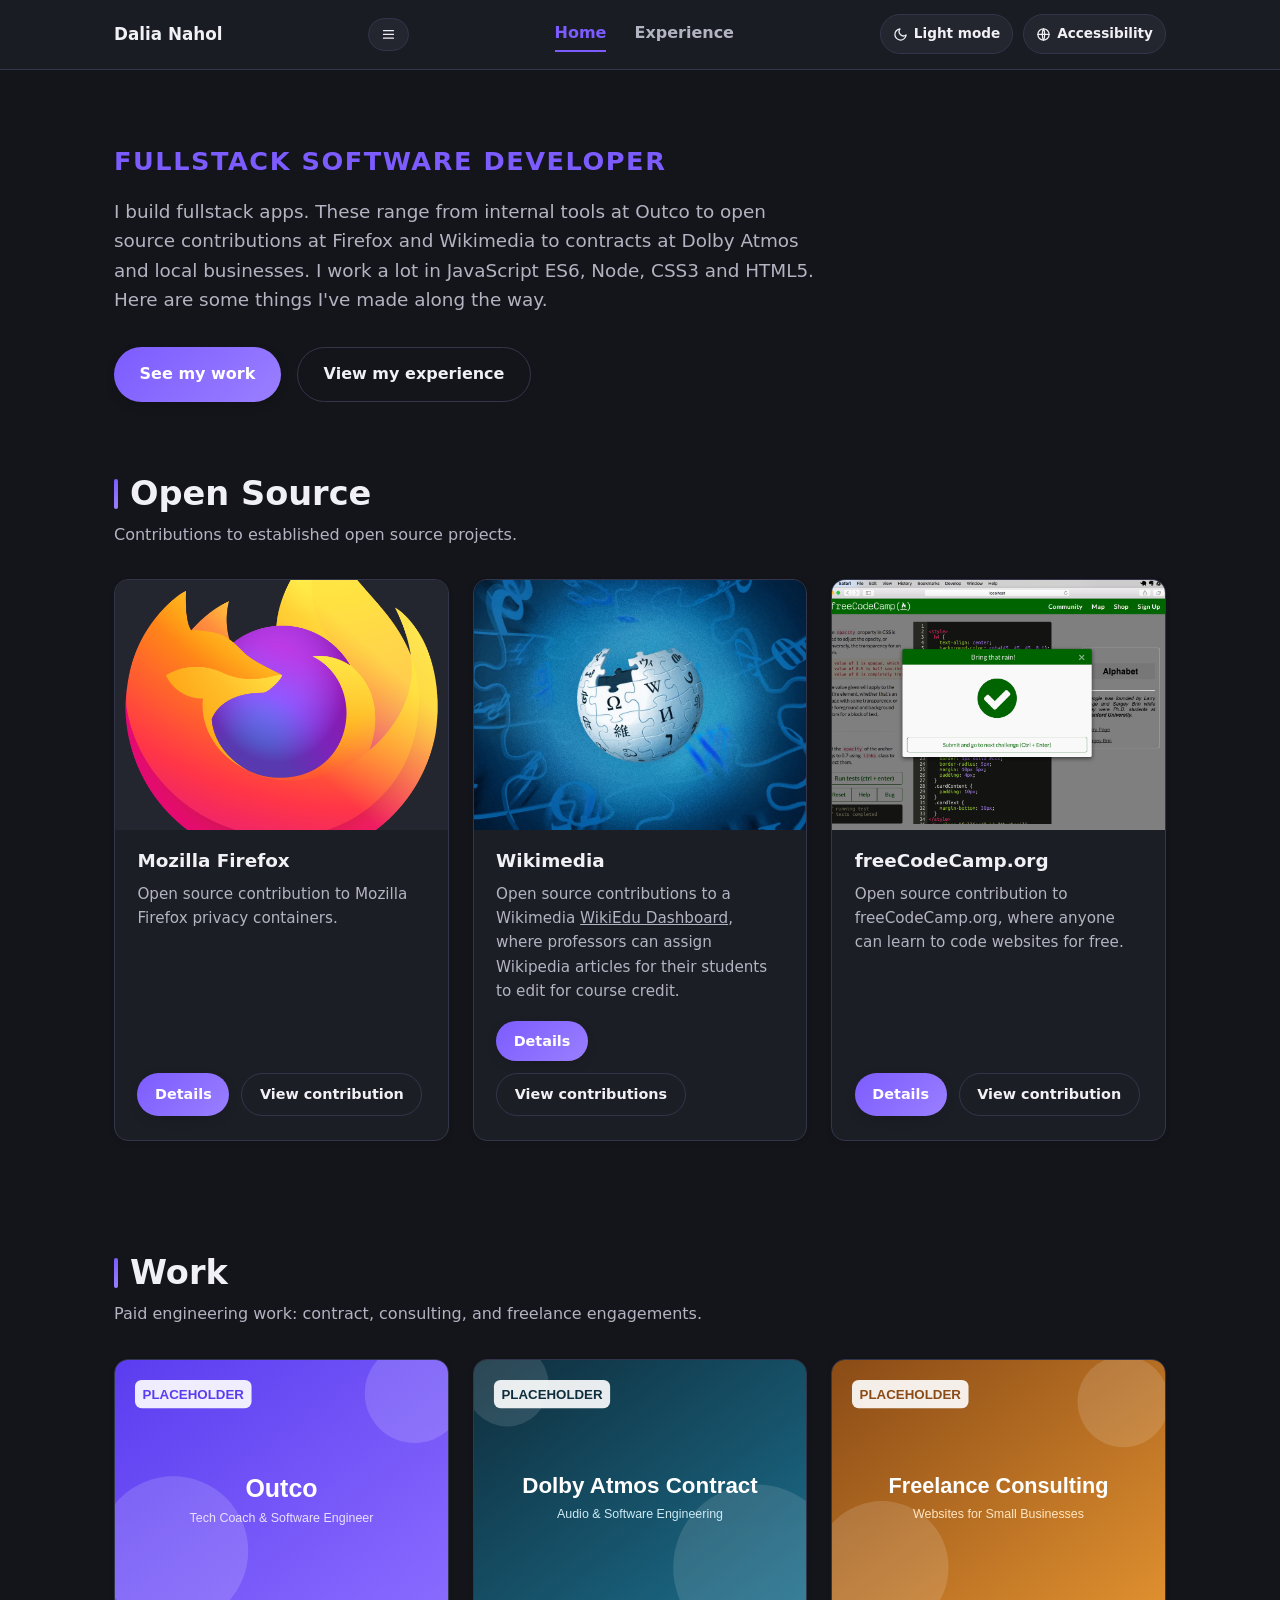
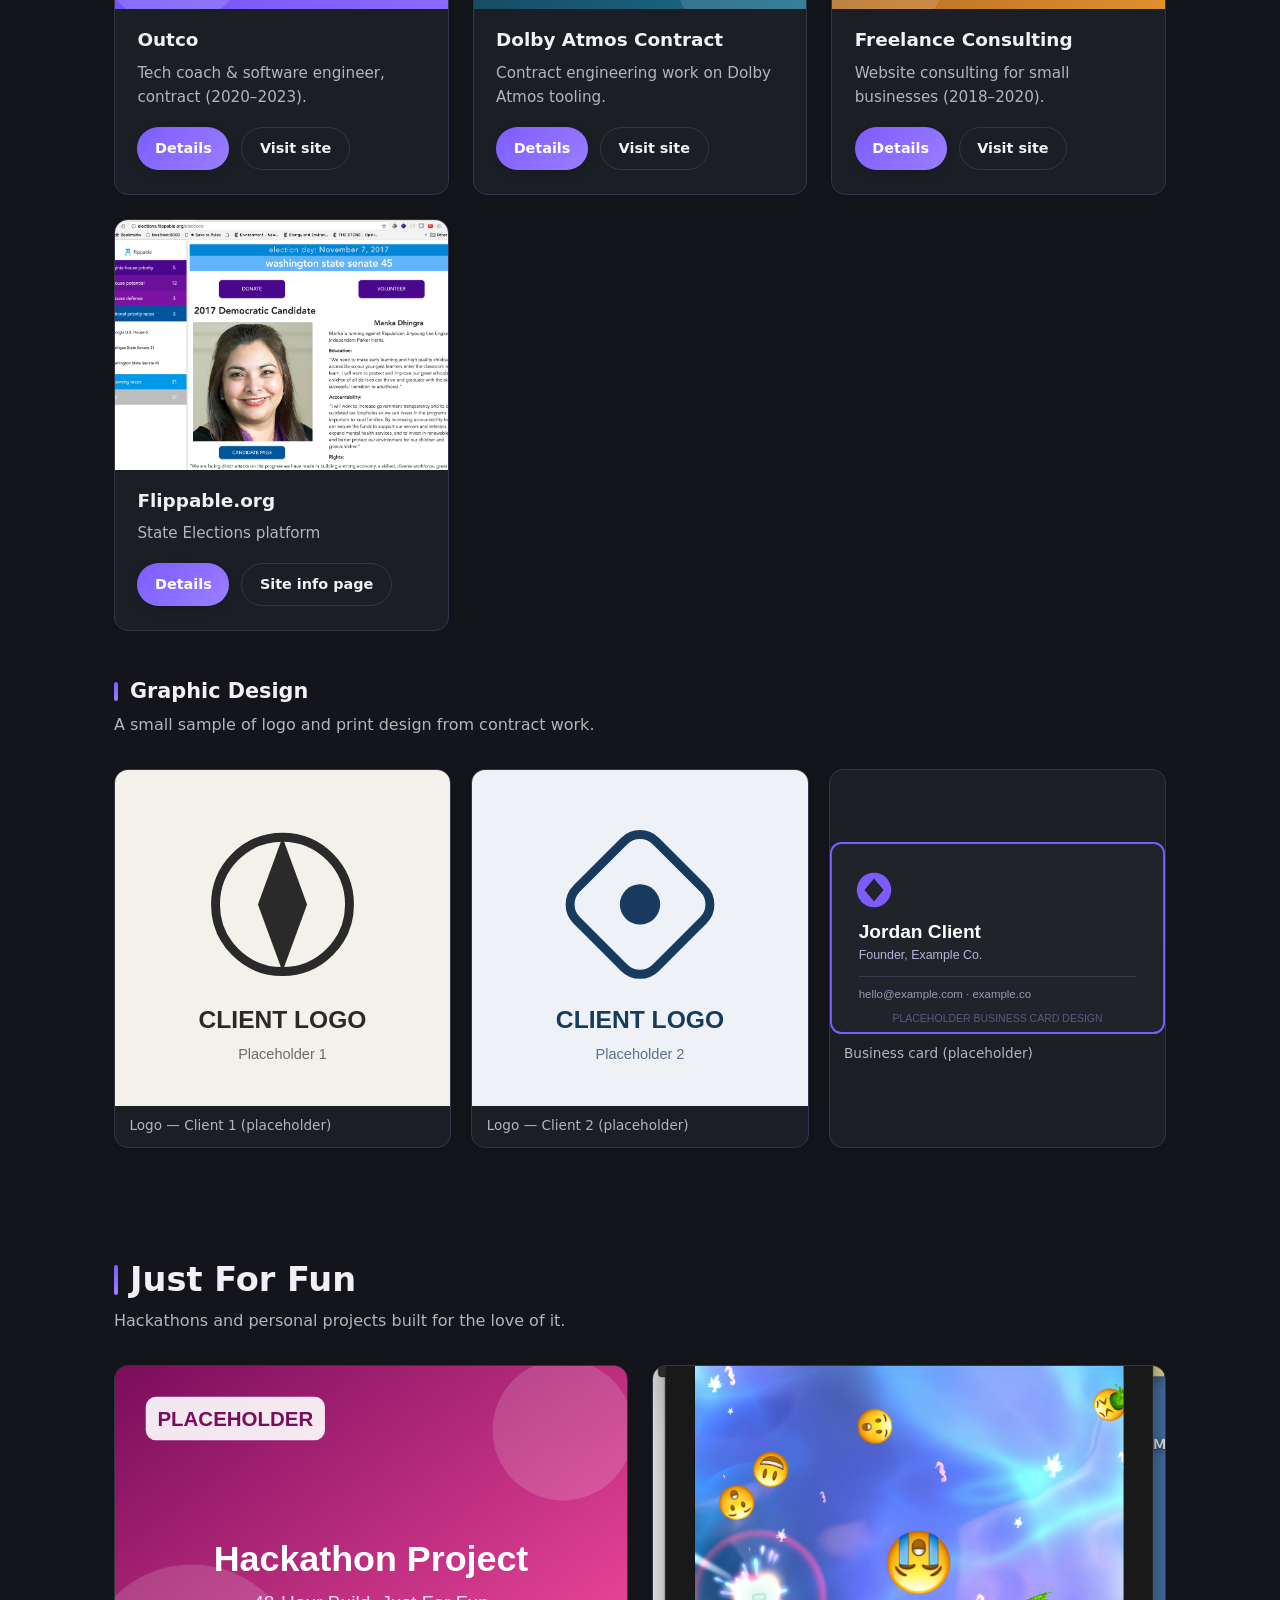
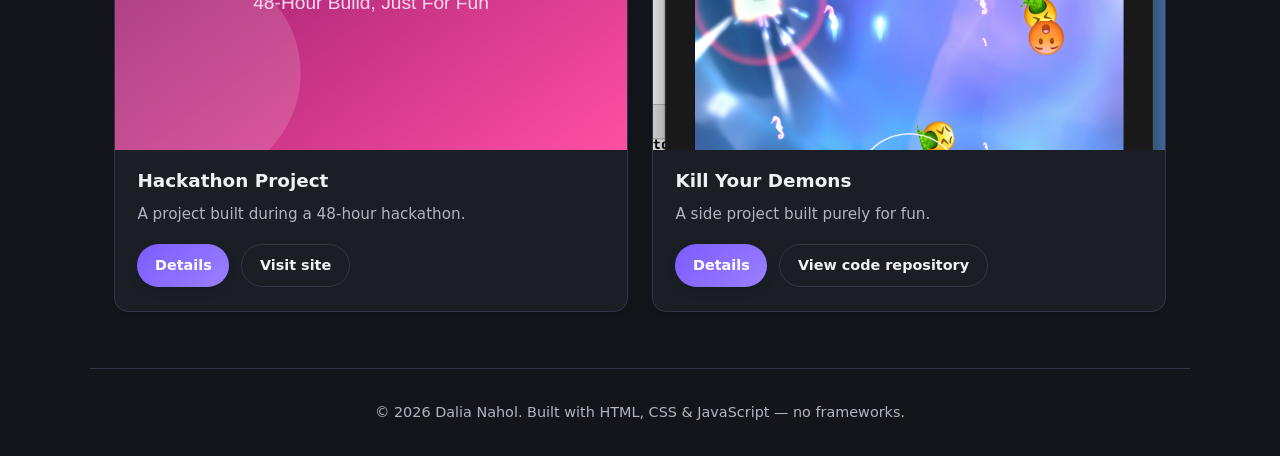
<file: index.html>
<!doctype html>
<html lang="en">
<head>
<meta charset="utf-8">
<meta name="viewport" content="width=device-width, initial-scale=1">
<title>Dalia Nahol — Software Developer Portfolio</title>
<meta name="description" content="Portfolio of Dalia Nahol: a nonlinear path through self-taught coding, bootcamp, nonprofit and volunteer work, freelance consulting, and contract engineering.">
<link rel="icon" href="assets/images/favicon.svg" type="image/svg+xml">
<link rel="stylesheet" href="css/styles.css">
<script>
  (function () {
    try {
      var theme = window.localStorage.getItem("theme");
      if (theme === "light") document.documentElement.setAttribute("data-theme", "light");
      var a11y = window.localStorage.getItem("a11y");
      if (a11y === "true") document.documentElement.setAttribute("data-a11y", "true");
    } catch (e) { /* localStorage unavailable; default dark theme applies */ }
  })();
</script>
</head>
<body>
<a class="skip-link" href="#main">Skip to main content</a>

<header class="site-header">
  <div class="container header-inner">
    <a class="brand" href="index.html">
      Dalia Nahol
    </a>

    <button class="icon-btn nav-toggle" type="button" data-nav-toggle aria-expanded="false" aria-controls="main-nav">
      <svg class="icon" viewBox="0 0 24 24" fill="none" stroke="currentColor" stroke-width="2" aria-hidden="true">
        <path d="M4 6h16M4 12h16M4 18h16" stroke-linecap="round"/>
      </svg>
      <span class="visually-hidden">Menu</span>
    </button>

    <nav class="main-nav" id="main-nav" data-main-nav aria-label="Primary">
      <a href="index.html" aria-current="page">Home</a>
      <a href="experience.html">Experience</a>
    </nav>

    <div class="header-controls">
      <button class="icon-btn" type="button" data-theme-toggle aria-pressed="false" aria-label="Toggle light and dark theme">
        <svg class="icon" viewBox="0 0 24 24" fill="none" stroke="currentColor" stroke-width="2" aria-hidden="true">
          <path d="M21 12.79A9 9 0 1 1 11.21 3 7 7 0 0 0 21 12.79Z" stroke-linejoin="round"/>
        </svg>
        <span class="icon-btn-label" data-theme-label>Light mode</span>
      </button>
      <button class="icon-btn" type="button" data-a11y-toggle aria-pressed="false" aria-label="Toggle accessibility mode">
        <svg class="icon" viewBox="0 0 24 24" fill="none" stroke="currentColor" stroke-width="2" aria-hidden="true">
          <circle cx="12" cy="12" r="9"/>
          <path d="M3 12h18M12 3c2.5 3 2.5 15 0 18M12 3c-2.5 3-2.5 15 0 18" stroke-linecap="round"/>
        </svg>
        <span class="icon-btn-label">Accessibility</span>
      </button>
    </div>
  </div>
</header>

<main id="main">
  <section class="hero container">
    <h1 class="hero-eyebrow">Fullstack Software Developer</h1>
    <p class="lede">
      I build fullstack apps. These range from internal tools at Outco to open source
      contributions at Firefox and Wikimedia to contracts at Dolby Atmos and local businesses. I work a lot in JavaScript ES6, Node, CSS3 and HTML5. Here are some things I've made along the way.
    </p>
    <div class="hero-ctas">
      <a class="btn btn-primary" href="#work">See my work</a>
      <a class="btn btn-secondary" href="experience.html">View my experience</a>
    </div>
  </section>

  <!-- ========================== OPEN SOURCE ========================== -->
  <section id="open-source" class="container reveal" tabindex="-1">
    <h2 class="section-title">Open Source</h2>
    <p class="section-intro">Contributions to established open source projects.</p>

    <div class="card-grid">
      <article class="card">
        <img class="card-thumb" src="assets/images/os-firefox.webp" alt="Placeholder thumbnail for Mozilla Firefox contribution">
        <div class="card-body">
          <h3>Mozilla Firefox</h3>
          <p class="card-caption">Open source contribution to Mozilla Firefox privacy containers.</p>
          <div class="card-actions">
            <button class="btn btn-primary" type="button" data-modal-content="modal-firefox">Details</button>
            <a class="btn btn-secondary" href="https://github.com/mozilla/multi-account-containers/issues?q=is%3Aissue%20involves%3A%40dnahol" target="_blank" rel="noopener">View contribution</a>
          </div>
        </div>
      </article>
      <template id="modal-firefox">
        <h2 id="modal-title">Mozilla Firefox</h2>
        <figure class="modal-media">
          <img src="assets/images/os-firefox_keyboardnav.gif" alt="Placeholder screenshot of Firefox contribution">
        </figure>
        <p>Added keyboard navigation feature to Mozilla Firefox browser multiaccount privacy containers extension.</p>
        <a class="modal-link" href="https://github.com/mozilla/multi-account-containers/pull/1524" target="_blank" rel="noopener">View pull request →</a>
      </template>

      <article class="card">
        <img class="card-thumb" src="assets/images/os-wikimedia_logo.webp" alt="Placeholder thumbnail for Wikimedia contribution">
        <div class="card-body">
          <h3>Wikimedia</h3>
          <p class="card-caption">Open source contributions to a Wikimedia <a href="https://dashboard.wikiedu.org/explore" target="_blank" rel="noopener">WikiEdu Dashboard</a>, where professors can assign Wikipedia articles for their students to edit for course credit.</p>
          <div class="card-actions">
            <button class="btn btn-primary" type="button" data-modal-content="modal-wikimedia">Details</button>
            <a class="btn btn-secondary" href="https://github.com/mozilla/multi-account-containers/issues?q=is%3Aissue%20involves%3A%40dnahol" target="_blank" rel="noopener">View contributions</a>
          </div>
        </div>
      </article>
      <template id="modal-wikimedia">
        <h2 id="modal-title">Wikimedia</h2>
        <figure class="modal-media">
          <img src="assets/images/os-wikimedia.png" alt="Placeholder screenshot of Wikimedia contribution">
        </figure>
        <p>Helped port the Wikimedia Foundation's <a href="https://dashboard.wikiedu.org/explore" target="_blank" rel="noopener">WikiEdu Dashboard</a> from a Ruby frontend to an updated React frontend. I found and contributed to the discussion and solution of a series of issues in the project repository.  authoring a series of pull requests.</p>
        <a class="modal-link" href="https://github.com/pulls/authored?q=is%3Apr+is%3Amerged+author%3A%40dnahol+sort%3Aupdated-desc+repo%3AWikiEducationFoundation%2FWikiEduDashboard+" target="_blank" rel="noopener">View pull requests →</a>
      </template>

      <article class="card">
        <img class="card-thumb" src="assets/images/os-freecodecamp.png" alt="Placeholder thumbnail for freeCodeCamp.org contribution">
        <div class="card-body">
          <h3>freeCodeCamp.org</h3>
          <p class="card-caption">Open source contribution to freeCodeCamp.org, where anyone can learn to code websites for free.</p>
          <div class="card-actions">
            <button class="btn btn-primary" type="button" data-modal-content="modal-fcc">Details</button>
            <a class="btn btn-secondary" href="https://github.com/freeCodeCamp/freeCodeCamp/pull/13081" target="_blank" rel="noopener">View contribution</a>
          </div>
        </div>
      </article>
      <template id="modal-fcc">
        <h2 id="modal-title">freeCodeCamp.org</h2>
        <figure class="modal-media">
          <img src="assets/images/os-freecodecamp.png" alt="Placeholder screenshot of freeCodeCamp.org contribution">
        </figure>
        <p>Made challenge test in Applied Visual Design cross-browser compatible with Safari browser.</p>

        <figure class="modal-media">
          <img src="assets/images/os-freecodecamp_before.png" alt="freeCodeCamp Applied Visual Design challenge test before the Safari compatibility fix">
          <figcaption>Before the fix</figcaption>
        </figure>
        <a class="modal-link" href="https://github.com/freeCodeCamp/freeCodeCamp/pull/13081" target="_blank" rel="noopener">View pull request →</a>
      </template>
    </div>
  </section>

  <!-- ============================== WORK ============================== -->
  <section id="work" class="container reveal" tabindex="-1">
    <h2 class="section-title">Work</h2>
    <p class="section-intro">Paid engineering work: contract, consulting, and freelance engagements.</p>

    <div class="card-grid">
      <!-- Outco -->
      <article class="card">
        <img class="card-thumb" src="assets/images/work-outco.svg" alt="Placeholder thumbnail for the Outco project">
        <div class="card-body">
          <h3>Outco</h3>
          <p class="card-caption">Tech coach &amp; software engineer, contract (2020–2023).</p>
          <div class="card-actions">
            <button class="btn btn-primary" type="button" data-modal-content="modal-outco">Details</button>
            <a class="btn btn-secondary" href="#" rel="noopener">Visit site</a>
          </div>
        </div>
      </article>
      <template id="modal-outco">
        <h2 id="modal-title">Outco</h2>
        <figure class="modal-media">
          <img src="assets/images/work-outco.svg" alt="Placeholder screenshot of Outco work">
        </figure>
        <p>PLACEHOLDER — replace with a real description: what you built or coached, the stack, and the
          outcome of your contract as tech coach &amp; software engineer at Outco (2020–2023).</p>
        <p class="modal-embed-note">GIF / video walkthrough placeholder</p>
        <a class="modal-link" href="#" rel="noopener">View live site →</a>
      </template>

      <!-- Dolby Atmos -->
      <article class="card">
        <img class="card-thumb" src="assets/images/work-dolby.svg" alt="Placeholder thumbnail for the Dolby Atmos contract">
        <div class="card-body">
          <h3>Dolby Atmos Contract</h3>
          <p class="card-caption">Contract engineering work on Dolby Atmos tooling.</p>
          <div class="card-actions">
            <button class="btn btn-primary" type="button" data-modal-content="modal-dolby">Details</button>
            <a class="btn btn-secondary" href="#" rel="noopener">Visit site</a>
          </div>
        </div>
      </article>
      <template id="modal-dolby">
        <h2 id="modal-title">Dolby Atmos Contract</h2>
        <figure class="modal-media">
          <img src="assets/images/work-dolby.svg" alt="Placeholder screenshot of Dolby Atmos contract work">
        </figure>
        <p>PLACEHOLDER — replace with a real description of the scope, stack, and outcome of the
          Dolby Atmos contract.</p>
        <p class="modal-embed-note">GIF / video walkthrough placeholder</p>
        <a class="modal-link" href="#" rel="noopener">View live site →</a>
      </template>

      <!-- Freelance -->
      <article class="card">
        <img class="card-thumb" src="assets/images/work-freelance.svg" alt="Placeholder thumbnail for freelance consulting work">
        <div class="card-body">
          <h3>Freelance Consulting</h3>
          <p class="card-caption">Website consulting for small businesses (2018–2020).</p>
          <div class="card-actions">
            <button class="btn btn-primary" type="button" data-modal-content="modal-freelance">Details</button>
            <a class="btn btn-secondary" href="#" rel="noopener">Visit site</a>
          </div>
        </div>
      </article>
      <template id="modal-freelance">
        <h2 id="modal-title">Freelance Consulting</h2>
        <figure class="modal-media">
          <img src="assets/images/work-freelance.svg" alt="Placeholder screenshot of freelance consulting work">
        </figure>
        <p>PLACEHOLDER — replace with a real description of the small businesses you consulted for
          and the websites you built or improved between 2018 and 2020.</p>
        <p class="modal-embed-note">GIF / video walkthrough placeholder</p>
        <a class="modal-link" href="#" rel="noopener">View live site →</a>
      </template>

      <!-- Flippable -->
      <article class="card">
        <img class="card-thumb" src="assets/images/work-flippable.png" alt="Placeholder thumbnail for Flippable.org">
        <div class="card-body">
          <h3>Flippable.org</h3>
          <p class="card-caption">State Elections platform</p>
          <div class="card-actions">
            <button class="btn btn-primary" type="button" data-modal-content="modal-flippable">Details</button>
            <a class="btn btn-secondary" href="https://wellfound.com/projects/545935-elections-platform-for-flippable-org?src=user_profile" target="_blank" rel="noopener">Site info page</a>
          </div>
        </div>
      </article>
      <template id="modal-flippable">
        <h2 id="modal-title">Flippable.org</h2>
        <figure class="modal-media">
          <img src="assets/images/work-flippable.png" alt="Placeholder screenshot of Flippable.org work">
        </figure>
        <p>Created frontend for Flippable's Campaign Platform web application. This product launch helped Flippable receive funding that year and later merge with larger partner, Swing Left.</p>
        <a class="modal-link" href="https://wellfound.com/projects/545935-elections-platform-for-flippable-org?src=user_profile" target="_blank" rel="noopener">Site info page →</a>
      </template>
    </div>

    <!-- Graphic design gallery, appended to the end of Work -->
    <div style="margin-top: 3rem;">
      <h3 class="section-title" style="font-size: 1.3rem;">Graphic Design</h3>
      <p class="section-intro">A small sample of logo and print design from contract work.</p>
      <div class="gallery-grid">
        <button class="gallery-item" type="button" data-modal-content="modal-logo1">
          <img src="assets/images/logo-1.svg" alt="Placeholder logo design 1, click to enlarge">
          <span class="gallery-caption">Logo — Client 1 (placeholder)</span>
        </button>
        <template id="modal-logo1">
          <h2 id="modal-title">Logo — Client 1</h2>
          <figure class="modal-media">
            <img src="assets/images/logo-1.svg" alt="Placeholder logo design 1">
          </figure>
          <p>PLACEHOLDER — replace with the real logo image and a short caption about the client and brief.</p>
        </template>

        <button class="gallery-item" type="button" data-modal-content="modal-logo2">
          <img src="assets/images/logo-2.svg" alt="Placeholder logo design 2, click to enlarge">
          <span class="gallery-caption">Logo — Client 2 (placeholder)</span>
        </button>
        <template id="modal-logo2">
          <h2 id="modal-title">Logo — Client 2</h2>
          <figure class="modal-media">
            <img src="assets/images/logo-2.svg" alt="Placeholder logo design 2">
          </figure>
          <p>PLACEHOLDER — replace with the real logo image and a short caption about the client and brief.</p>
        </template>

        <button class="gallery-item" type="button" data-modal-content="modal-card">
          <img src="assets/images/business-card.svg" alt="Placeholder business card design, click to enlarge">
          <span class="gallery-caption">Business card (placeholder)</span>
        </button>
        <template id="modal-card">
          <h2 id="modal-title">Business Card</h2>
          <figure class="modal-media">
            <img src="assets/images/business-card.svg" alt="Placeholder business card design">
          </figure>
          <p>PLACEHOLDER — replace with the real business card design and a short caption about the client.</p>
        </template>
      </div>
    </div>
  </section>

  <!-- ========================== JUST FOR FUN ========================== -->
  <section id="just-for-fun" class="container reveal" tabindex="-1">
    <h2 class="section-title">Just For Fun</h2>
    <p class="section-intro">Hackathons and personal projects built for the love of it.</p>

    <div class="card-grid">
      <article class="card">
        <img class="card-thumb" src="assets/images/fun-hackathon.svg" alt="Placeholder thumbnail for a hackathon project">
        <div class="card-body">
          <h3>Hackathon Project</h3>
          <p class="card-caption">A project built during a 48-hour hackathon.</p>
          <div class="card-actions">
            <button class="btn btn-primary" type="button" data-modal-content="modal-hackathon">Details</button>
            <a class="btn btn-secondary" href="#" rel="noopener">Visit site</a>
          </div>
        </div>
      </article>
      <template id="modal-hackathon">
        <h2 id="modal-title">Hackathon Project</h2>
        <figure class="modal-media">
          <img src="assets/images/fun-hackathon.svg" alt="Placeholder screenshot of hackathon project">
        </figure>
        <p>PLACEHOLDER — replace with a real description of the hackathon, the team, and what you built.</p>
        <p class="modal-embed-note">YouTube demo video placeholder</p>
        <a class="modal-link" href="#" rel="noopener">View live site →</a>
      </template>

      <article class="card">
        <img class="card-thumb" src="assets/images/fun-personal.png" alt="Placeholder thumbnail for a personal project">
        <div class="card-body">
          <h3>Kill Your Demons</h3>
          <p class="card-caption">A side project built purely for fun.</p>
          <div class="card-actions">
            <button class="btn btn-primary" type="button" data-modal-content="modal-personal">Details</button>
            <a class="btn btn-secondary" href="https://github.com/dnahol/KillYourDemons/blob/master/README.md" target="_blank" rel="noopener">View code repository</a>
          </div>
        </div>
      </article>
      <template id="modal-personal">
        <h2 id="modal-title">Kill Your Demons</h2>
        <figure class="modal-media">
          <img src="assets/images/fun-personal.png" alt="Placeholder screenshot of personal project">
        </figure>
        <p>Mobile meditation game for shooting at your scary feelings- then facing them in an interactive and fun way! Demoed at Bay Area Women in Games.</p>
        <a class="modal-link" href="https://github.com/dnahol/KillYourDemons/blob/master/README.md" target="_blank" rel="noopener">View code repository →</a>
      </template>
    </div>
  </section>
</main>

<footer class="site-footer container">
  <p>© 2026 Dalia Nahol. Built with HTML, CSS &amp; JavaScript — no frameworks.</p>
</footer>

<div class="modal-overlay" data-modal-overlay hidden role="dialog" aria-modal="true" aria-labelledby="modal-title">
  <div class="modal">
    <button class="icon-btn modal-close" type="button" data-modal-close aria-label="Close dialog">
      <svg class="icon" viewBox="0 0 24 24" fill="none" stroke="currentColor" stroke-width="2" aria-hidden="true">
        <path d="M6 6l12 12M18 6L6 18" stroke-linecap="round"/>
      </svg>
    </button>
    <div class="modal-body" data-modal-body></div>
  </div>
</div>

<script src="js/main.js" defer></script>
</body>
</html>
</file>
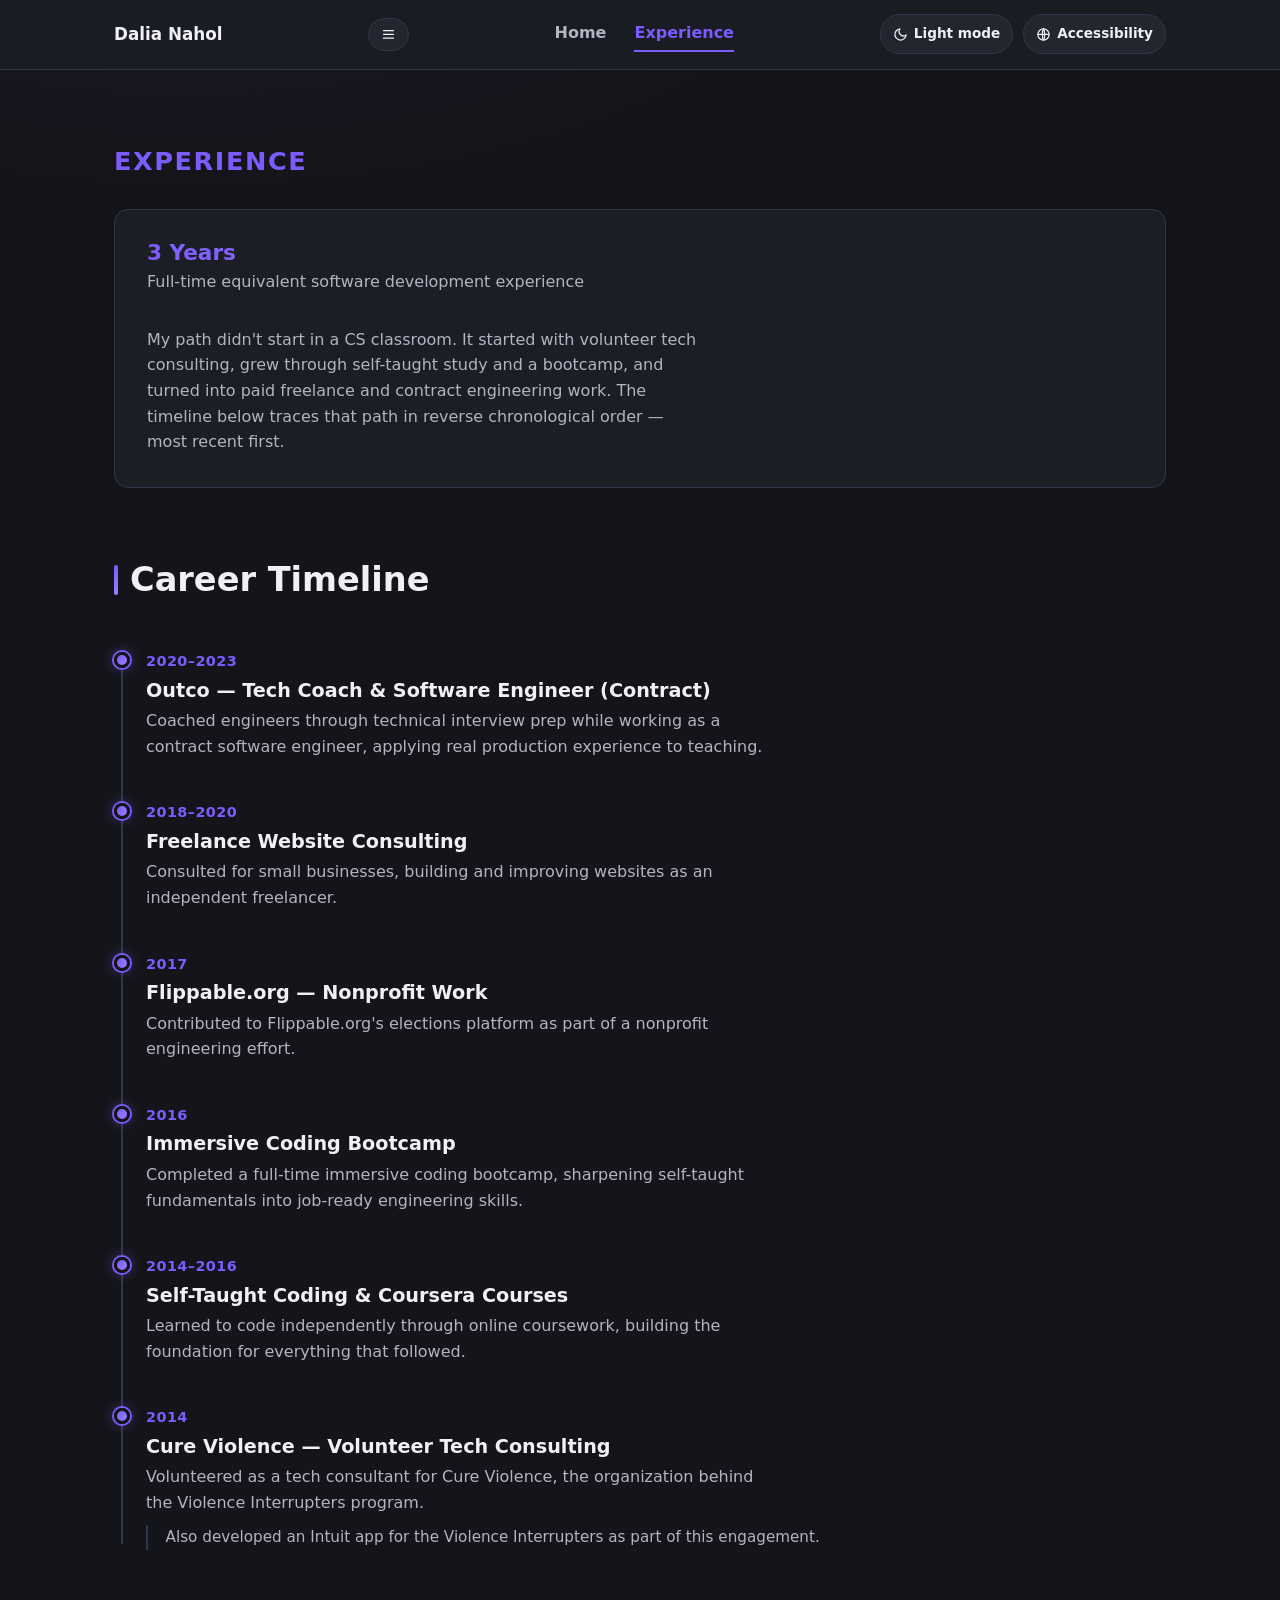
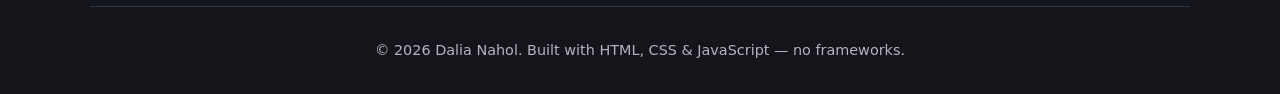
<file: experience.html>
<!doctype html>
<html lang="en">
<head>
<meta charset="utf-8">
<meta name="viewport" content="width=device-width, initial-scale=1">
<title>Experience — Dalia Nahol</title>
<meta name="description" content="Career timeline for Dalia Nahol: 3 years of full-time equivalent software development experience across nonprofit, freelance, and contract work.">
<link rel="icon" href="assets/images/favicon.svg" type="image/svg+xml">
<link rel="stylesheet" href="css/styles.css">
<script>
  (function () {
    try {
      var theme = window.localStorage.getItem("theme");
      if (theme === "light") document.documentElement.setAttribute("data-theme", "light");
      var a11y = window.localStorage.getItem("a11y");
      if (a11y === "true") document.documentElement.setAttribute("data-a11y", "true");
    } catch (e) { /* localStorage unavailable; default dark theme applies */ }
  })();
</script>
</head>
<body>
<a class="skip-link" href="#main">Skip to main content</a>

<header class="site-header">
  <div class="container header-inner">
    <a class="brand" href="index.html">
      Dalia Nahol
    </a>

    <button class="icon-btn nav-toggle" type="button" data-nav-toggle aria-expanded="false" aria-controls="main-nav">
      <svg class="icon" viewBox="0 0 24 24" fill="none" stroke="currentColor" stroke-width="2" aria-hidden="true">
        <path d="M4 6h16M4 12h16M4 18h16" stroke-linecap="round"/>
      </svg>
      <span class="visually-hidden">Menu</span>
    </button>

    <nav class="main-nav" id="main-nav" data-main-nav aria-label="Primary">
      <a href="index.html">Home</a>
      <a href="experience.html" aria-current="page">Experience</a>
    </nav>

    <div class="header-controls">
      <button class="icon-btn" type="button" data-theme-toggle aria-pressed="false" aria-label="Toggle light and dark theme">
        <svg class="icon" viewBox="0 0 24 24" fill="none" stroke="currentColor" stroke-width="2" aria-hidden="true">
          <path d="M21 12.79A9 9 0 1 1 11.21 3 7 7 0 0 0 21 12.79Z" stroke-linejoin="round"/>
        </svg>
        <span class="icon-btn-label" data-theme-label>Light mode</span>
      </button>
      <button class="icon-btn" type="button" data-a11y-toggle aria-pressed="false" aria-label="Toggle accessibility mode">
        <svg class="icon" viewBox="0 0 24 24" fill="none" stroke="currentColor" stroke-width="2" aria-hidden="true">
          <circle cx="12" cy="12" r="9"/>
          <path d="M3 12h18M12 3c2.5 3 2.5 15 0 18M12 3c-2.5 3-2.5 15 0 18" stroke-linecap="round"/>
        </svg>
        <span class="icon-btn-label">Accessibility</span>
      </button>
    </div>
  </div>
</header>

<main id="main">
  <section class="hero container">
    <h1 class="hero-eyebrow">Experience</h1>

    <div class="summary-card reveal" style="margin-top: 2rem;">
      <div>
        <div class="summary-stat">3 Years</div>
        <div class="summary-stat-label">Full-time equivalent software development experience</div>
      </div>
      <p class="summary-text">
        My path didn't start in a CS classroom. It started with volunteer tech consulting, grew through
        self-taught study and a bootcamp, and turned into paid freelance and contract engineering work.
        The timeline below traces that path in reverse chronological order — most recent first.
      </p>
    </div>
  </section>

  <section class="container">
    <h2 class="section-title">Career Timeline</h2>
    <ol class="timeline">
      <li class="timeline-item reveal">
        <span class="timeline-date">2020–2023</span>
        <h3>Outco — Tech Coach &amp; Software Engineer (Contract)</h3>
        <p>Coached engineers through technical interview prep while working as a contract software
          engineer, applying real production experience to teaching.</p>
      </li>

      <li class="timeline-item reveal">
        <span class="timeline-date">2018–2020</span>
        <h3>Freelance Website Consulting</h3>
        <p>Consulted for small businesses, building and improving websites as an independent freelancer.</p>
      </li>

      <li class="timeline-item reveal">
        <span class="timeline-date">2017</span>
        <h3>Flippable.org — Nonprofit Work</h3>
        <p>Contributed to Flippable.org's elections platform as part of a nonprofit engineering effort.</p>
      </li>

      <li class="timeline-item reveal">
        <span class="timeline-date">2016</span>
        <h3>Immersive Coding Bootcamp</h3>
        <p>Completed a full-time immersive coding bootcamp, sharpening self-taught fundamentals into
          job-ready engineering skills.</p>
      </li>

      <li class="timeline-item reveal">
        <span class="timeline-date">2014–2016</span>
        <h3>Self-Taught Coding &amp; Coursera Courses</h3>
        <p>Learned to code independently through online coursework, building the foundation for
          everything that followed.</p>
      </li>

      <li class="timeline-item reveal">
        <span class="timeline-date">2014</span>
        <h3>Cure Violence — Volunteer Tech Consulting</h3>
        <p>Volunteered as a tech consultant for Cure Violence, the organization behind the Violence
          Interrupters program.</p>
        <div class="timeline-sub">Also developed an Intuit app for the Violence Interrupters as part of this engagement.</div>
      </li>
    </ol>
  </section>
</main>

<footer class="site-footer container">
  <p>© 2026 Dalia Nahol. Built with HTML, CSS &amp; JavaScript — no frameworks.</p>
</footer>

<script src="js/main.js" defer></script>
</body>
</html>
</file>
<file: css/styles.css>
/* ==========================================================================
   Reset & base
   ========================================================================== */
*,
*::before,
*::after {
  box-sizing: border-box;
}

html {
  -webkit-text-size-adjust: 100%;
  text-size-adjust: 100%;
  scroll-behavior: smooth;
  overflow-x: hidden;
}

body,
h1,
h2,
h3,
p,
ul,
ol,
figure,
blockquote {
  margin: 0;
}

ul,
ol {
  padding: 0;
  list-style: none;
}

img,
svg {
  display: block;
  max-width: 100%;
}

button {
  font: inherit;
  color: inherit;
  background: none;
  border: 0;
  cursor: pointer;
}

a {
  color: inherit;
}

/* ==========================================================================
   Theme tokens
   Default (no attributes) = dark theme. [data-theme="light"] overrides.
   [data-a11y="true"] overrides again with a high-contrast palette + larger type.
   ========================================================================== */
:root {
  --bg: #14151a;
  --bg-elevated: #1c1e26;
  --bg-elevated-2: #23262f;
  --text: #f1f0f5;
  --text-muted: #b4b3c2;
  --border: #33364a;
  --accent: #7c5cff;
  --accent-hover: #9a7fff;
  --accent-text: #ffffff;
  --focus-ring: #ffd166;
  --shadow: rgba(0, 0, 0, 0.45);

  --font-body: "Segoe UI", system-ui, -apple-system, Roboto, Helvetica, Arial, sans-serif;
  --base-font-size: 16px;
  --line-height: 1.6;
  --border-width: 1px;
  --radius: 14px;

  --dur-fast: 150ms;
  --dur-med: 260ms;
  --dur-slow: 420ms;
  --ease: cubic-bezier(0.4, 0, 0.2, 1);
}

html[data-theme="light"] {
  --bg: #f7f7fb;
  --bg-elevated: #ffffff;
  --bg-elevated-2: #eeedf6;
  --text: #1b1c22;
  --text-muted: #55566b;
  --border: #dcdbe6;
  --accent: #5b3df0;
  --accent-hover: #4a2fd6;
  --accent-text: #ffffff;
  --focus-ring: #5b3df0;
  --shadow: rgba(20, 20, 40, 0.12);
}

html[data-a11y="true"] {
  --bg: #000000;
  --bg-elevated: #0d0d0d;
  --bg-elevated-2: #161616;
  --text: #ffffff;
  --text-muted: #f0f0f0;
  --border: #ffffff;
  --accent: #ffd166;
  --accent-hover: #ffe08a;
  --accent-text: #000000;
  --focus-ring: #00e5ff;
  --border-width: 2px;
  --base-font-size: 19px;
  --line-height: 1.75;
}

html[data-theme="light"][data-a11y="true"] {
  --bg: #ffffff;
  --bg-elevated: #ffffff;
  --bg-elevated-2: #f0f0f0;
  --text: #000000;
  --text-muted: #1a1a1a;
  --border: #000000;
  --accent: #2a1a99;
  --accent-hover: #1c0f7a;
  --accent-text: #ffffff;
  --focus-ring: #b3390a;
}

body {
  background: radial-gradient(1200px 600px at 15% -10%, color-mix(in srgb, var(--accent) 7%, transparent), transparent 60%), var(--bg);
  color: var(--text);
  font-family: var(--font-body);
  font-size: var(--base-font-size);
  line-height: var(--line-height);
  letter-spacing: normal;
  transition: background-color var(--dur-med) var(--ease), color var(--dur-med) var(--ease);
}

html[data-a11y="true"] body {
  background: var(--bg);
  letter-spacing: 0.01em;
}

h1,
h2,
h3 {
  line-height: 1.2;
  font-weight: 700;
}

/* Focus visibility -- never remove without replacing */
a:focus-visible,
button:focus-visible,
[tabindex]:focus-visible {
  outline: 3px solid var(--focus-ring);
  outline-offset: 3px;
  border-radius: 4px;
}

/* Respect reduced-motion preference: shorten/disable non-essential animation */
@media (prefers-reduced-motion: reduce) {
  html {
    scroll-behavior: auto;
  }
  *,
  *::before,
  *::after {
    animation-duration: 0.001ms !important;
    animation-iteration-count: 1 !important;
    transition-duration: 0.001ms !important;
    scroll-behavior: auto !important;
  }
}

/* ==========================================================================
   Utility
   ========================================================================== */
.visually-hidden {
  position: absolute;
  width: 1px;
  height: 1px;
  padding: 0;
  margin: -1px;
  overflow: hidden;
  clip: rect(0, 0, 0, 0);
  white-space: nowrap;
  border: 0;
}

.skip-link {
  position: absolute;
  left: 1rem;
  top: -4rem;
  z-index: 1000;
  background: var(--accent);
  color: var(--accent-text);
  padding: 0.75rem 1.25rem;
  border-radius: 8px;
  font-weight: 600;
  transition: top var(--dur-fast) var(--ease);
}

.skip-link:focus {
  top: 1rem;
}

.container {
  width: 100%;
  max-width: 1100px;
  margin-inline: auto;
  padding-inline: 1.5rem;
}

.section-title {
  position: relative;
  font-size: clamp(1.5rem, 1.2rem + 1.2vw, 2.1rem);
  margin-bottom: 0.5rem;
  padding-left: 1rem;
}

.section-title::before {
  content: "";
  position: absolute;
  left: 0;
  top: 0.15em;
  bottom: 0.15em;
  width: 4px;
  border-radius: 999px;
  background: linear-gradient(180deg, var(--accent), var(--accent-hover));
}

.section-intro {
  color: var(--text-muted);
  max-width: 60ch;
  margin-bottom: 2rem;
}

section {
  padding-block: 3.5rem;
}

/* ==========================================================================
   Header / Nav
   ========================================================================== */
.site-header {
  position: sticky;
  top: 0;
  z-index: 100;
  background: color-mix(in srgb, var(--bg-elevated) 85%, transparent);
  backdrop-filter: blur(10px);
  -webkit-backdrop-filter: blur(10px);
  border-bottom: var(--border-width) solid var(--border);
  transition: background-color var(--dur-med) var(--ease), border-color var(--dur-med) var(--ease);
}

.header-inner {
  display: flex;
  align-items: center;
  justify-content: space-between;
  gap: 1rem;
  padding-block: 0.9rem;
}

.brand {
  display: flex;
  align-items: center;
  gap: 0.6rem;
  font-weight: 700;
  font-size: 1.05rem;
  text-decoration: none;
  white-space: nowrap;
}

.brand img {
  width: 30px;
  height: 30px;
  border-radius: 8px;
}

.nav-toggle {
  display: none;
  padding: 0.5rem;
  border-radius: 8px;
}

.nav-toggle:hover {
  background: var(--bg-elevated-2);
}

.main-nav {
  display: flex;
  align-items: center;
  gap: 1.75rem;
}

.main-nav a {
  text-decoration: none;
  color: var(--text-muted);
  font-weight: 600;
  padding-block: 0.25rem;
  border-bottom: 2px solid transparent;
  transition: color var(--dur-fast) var(--ease), border-color var(--dur-fast) var(--ease);
}

.main-nav a:hover {
  color: var(--text);
}

.main-nav a[aria-current="page"] {
  color: var(--accent);
  border-color: var(--accent);
}

.header-controls {
  display: flex;
  align-items: center;
  gap: 0.6rem;
}

.icon-btn {
  display: inline-flex;
  align-items: center;
  gap: 0.4rem;
  padding: 0.5rem 0.75rem;
  border-radius: 999px;
  border: var(--border-width) solid var(--border);
  background: var(--bg-elevated-2);
  font-size: 0.85rem;
  font-weight: 600;
  transition: background-color var(--dur-fast) var(--ease), transform var(--dur-fast) var(--ease),
    border-color var(--dur-fast) var(--ease);
}

.icon-btn:hover {
  background: linear-gradient(135deg, var(--accent), var(--accent-hover));
  color: var(--accent-text);
  border-color: var(--accent);
}

.icon-btn:active {
  transform: scale(0.96);
}

.icon-btn[aria-pressed="true"] {
  background: linear-gradient(135deg, var(--accent), var(--accent-hover));
  color: var(--accent-text);
  border-color: var(--accent);
}

.icon-btn .icon {
  width: 1.1em;
  height: 1.1em;
  flex-shrink: 0;
}

@media (max-width: 720px) {
  .nav-toggle {
    display: inline-flex;
  }

  .main-nav {
    position: absolute;
    left: 0;
    right: 0;
    top: 100%;
    flex-direction: column;
    align-items: flex-start;
    gap: 0;
    background: var(--bg-elevated);
    border-bottom: var(--border-width) solid var(--border);
    max-height: 0;
    overflow: hidden;
    transition: max-height var(--dur-med) var(--ease);
  }

  .main-nav.is-open {
    max-height: 240px;
  }

  .main-nav a {
    width: 100%;
    padding: 0.9rem 1.5rem;
    border-bottom: 1px solid var(--border);
    border-left: 3px solid transparent;
  }

  .main-nav a[aria-current="page"] {
    border-left-color: var(--accent);
    border-bottom-color: var(--border);
  }

  .header-controls .icon-btn-label {
    display: none;
  }

  .header-controls .icon-btn {
    padding: 0.5rem;
  }
}

/* ==========================================================================
   Hero
   ========================================================================== */
.hero {
  padding-top: clamp(3rem, 6vw, 6rem);
  padding-bottom: 1rem;
  text-align: left;
}

.hero-eyebrow {
  color: var(--accent);
  font-weight: 700;
  letter-spacing: 0.06em;
  text-transform: uppercase;
  font-size: 1.6rem;
  margin-bottom: 0.75rem;
}

.hero p.lede {
  margin-top: 1.25rem;
  max-width: 60ch;
  font-size: 1.15rem;
  color: var(--text-muted);
}

.hero-ctas {
  margin-top: 2rem;
  display: flex;
  flex-wrap: wrap;
  gap: 1rem;
}

.btn {
  display: inline-flex;
  align-items: center;
  gap: 0.5rem;
  padding: 0.85rem 1.6rem;
  border-radius: 999px;
  font-weight: 700;
  text-decoration: none;
  transition: background-color var(--dur-fast) var(--ease), transform var(--dur-fast) var(--ease),
    box-shadow var(--dur-fast) var(--ease), color var(--dur-fast) var(--ease);
}

.btn-primary {
  background: linear-gradient(135deg, var(--accent), var(--accent-hover));
  color: var(--accent-text);
  box-shadow: 0 4px 16px -8px var(--shadow);
}

.btn-primary:hover {
  box-shadow: 0 10px 30px -10px var(--shadow);
  transform: translateY(-2px);
}

.btn-secondary {
  background: transparent;
  border: var(--border-width) solid var(--border);
  color: var(--text);
}

.btn-secondary:hover {
  border-color: var(--accent);
  color: var(--accent);
  transform: translateY(-2px);
}

/* ==========================================================================
   Scroll-reveal
   ========================================================================== */
.reveal {
  opacity: 0;
  transform: translateY(12px);
  transition: opacity var(--dur-med) var(--ease), transform var(--dur-med) var(--ease);
}

.reveal.is-visible {
  opacity: 1;
  transform: translateY(0);
}

/* ==========================================================================
   Cards
   ========================================================================== */
.card-grid {
  display: grid;
  grid-template-columns: repeat(auto-fit, minmax(260px, 1fr));
  gap: 1.5rem;
}

.card {
  background: var(--bg-elevated);
  border: var(--border-width) solid var(--border);
  border-radius: var(--radius);
  overflow: hidden;
  display: flex;
  flex-direction: column;
  box-shadow: 0 2px 10px -6px var(--shadow);
  transition: transform var(--dur-fast) var(--ease), box-shadow var(--dur-fast) var(--ease),
    border-color var(--dur-fast) var(--ease), background-color var(--dur-med) var(--ease);
}

.card:hover {
  transform: translateY(-6px);
  box-shadow: 0 20px 40px -20px var(--shadow);
  border-color: var(--accent);
}

.card-thumb {
  aspect-ratio: 4 / 3;
  width: 100%;
  object-fit: cover;
  background: var(--bg-elevated-2);
}

.card-body {
  padding: 1.25rem 1.4rem 1.5rem;
  display: flex;
  flex-direction: column;
  gap: 0.6rem;
  flex: 1;
}

.card-body h3 {
  font-size: 1.15rem;
}

.card-caption {
  color: var(--text-muted);
  font-size: 0.95rem;
  flex: 1;
}

.card-actions {
  display: flex;
  gap: 0.75rem;
  margin-top: 0.5rem;
  flex-wrap: wrap;
}

.card-actions .btn {
  padding: 0.55rem 1.1rem;
  font-size: 0.9rem;
}

/* ==========================================================================
   Gallery (graphic design placeholders inside Work)
   ========================================================================== */
.gallery-grid {
  display: grid;
  grid-template-columns: repeat(auto-fit, minmax(180px, 1fr));
  gap: 1.25rem;
}

.gallery-item {
  background: var(--bg-elevated);
  border: var(--border-width) solid var(--border);
  border-radius: var(--radius);
  overflow: hidden;
  padding: 0;
  text-align: left;
  box-shadow: 0 2px 10px -6px var(--shadow);
  transition: transform var(--dur-fast) var(--ease), border-color var(--dur-fast) var(--ease),
    box-shadow var(--dur-fast) var(--ease);
}

.gallery-item:hover {
  transform: translateY(-4px);
  border-color: var(--accent);
  box-shadow: 0 14px 30px -16px var(--shadow);
}

.gallery-item img {
  width: 100%;
  height: auto;
}

.gallery-caption {
  display: block;
  padding: 0.6rem 0.9rem;
  font-size: 0.85rem;
  color: var(--text-muted);
}

/* ==========================================================================
   Modal / lightbox
   ========================================================================== */
.modal-overlay {
  position: fixed;
  inset: 0;
  background: rgba(0, 0, 0, 0.6);
  display: flex;
  align-items: center;
  justify-content: center;
  padding: 1.5rem;
  z-index: 1000;
  opacity: 0;
  visibility: hidden;
  transition: opacity var(--dur-med) var(--ease), visibility 0s linear var(--dur-med);
}

.modal-overlay.is-open {
  opacity: 1;
  visibility: visible;
  transition: opacity var(--dur-med) var(--ease), visibility 0s linear 0s;
}

.modal {
  position: relative;
  background: var(--bg-elevated);
  border: var(--border-width) solid var(--border);
  border-radius: var(--radius);
  max-width: 640px;
  width: 100%;
  max-height: 85vh;
  overflow-y: auto;
  padding: 1.75rem;
  box-shadow: 0 30px 60px -20px var(--shadow);
  transform: scale(0.94) translateY(10px);
  transition: transform var(--dur-med) var(--ease);
}

.modal-overlay.is-open .modal {
  transform: scale(1) translateY(0);
}

.modal-body {
  padding-right: 2.5rem;
}

.modal-close {
  position: absolute;
  top: 1.25rem;
  right: 1.25rem;
  padding: 0.4rem;
  border-radius: 8px;
  flex-shrink: 0;
  background: var(--bg-elevated-2);
  border: var(--border-width) solid var(--border);
}

.modal-close:hover {
  background: var(--bg-elevated-2);
}

.modal-media {
  width: 100%;
  border-radius: 10px;
  overflow: hidden;
  margin-bottom: 1rem;
  border: var(--border-width) solid var(--border);
}

.modal-media img {
  width: 100%;
}

.modal-embed-note {
  padding: 2.5rem 1rem;
  text-align: center;
  color: var(--text-muted);
  background: var(--bg-elevated-2);
  font-size: 0.9rem;
}

.modal p {
  color: var(--text-muted);
  margin-bottom: 0.75rem;
}

.modal-link {
  color: var(--accent);
  font-weight: 700;
  text-decoration: underline;
}

/* ==========================================================================
   Experience page: summary + timeline
   ========================================================================== */
.summary-card {
  background: var(--bg-elevated);
  border: var(--border-width) solid var(--border);
  border-radius: var(--radius);
  padding: 2rem;
  display: flex;
  flex-wrap: wrap;
  gap: 2rem;
  align-items: center;
  justify-content: space-between;
  box-shadow: 0 2px 10px -6px var(--shadow);
}

.summary-stat {
  font-size: 1.35rem;
  font-weight: 800;
  line-height: 1;
  background: linear-gradient(135deg, var(--accent), var(--accent-hover));
  -webkit-background-clip: text;
  background-clip: text;
  color: transparent;
}

html[data-a11y="true"] .summary-stat {
  -webkit-background-clip: initial;
  background-clip: initial;
  color: var(--accent);
}

.summary-stat-label {
  color: var(--text-muted);
  margin-top: 0.35rem;
}

.summary-text {
  max-width: 55ch;
  color: var(--text-muted);
}

.timeline {
  position: relative;
  margin-top: 3rem;
  padding-left: 2rem;
}

.timeline::before {
  content: "";
  position: absolute;
  left: 7px;
  top: 6px;
  bottom: 6px;
  width: 2px;
  background: var(--border);
}

.timeline-item {
  position: relative;
  padding-bottom: 2.5rem;
}

.timeline-item:last-child {
  padding-bottom: 0;
}

.timeline-item::before {
  content: "";
  position: absolute;
  left: -2rem;
  top: 4px;
  width: 16px;
  height: 16px;
  border-radius: 50%;
  background: linear-gradient(135deg, var(--accent), var(--accent-hover));
  border: 3px solid var(--bg);
  box-shadow: 0 0 0 2px var(--accent), 0 0 14px -2px var(--accent);
}

.timeline-date {
  display: inline-block;
  font-weight: 700;
  color: var(--accent);
  font-size: 0.9rem;
  letter-spacing: 0.03em;
  margin-bottom: 0.35rem;
}

.timeline-item h3 {
  font-size: 1.2rem;
  margin-bottom: 0.4rem;
}

.timeline-item p {
  color: var(--text-muted);
  max-width: 62ch;
}

.timeline-sub {
  margin-top: 0.6rem;
  padding-left: 1.1rem;
  border-left: 2px solid var(--border);
  color: var(--text-muted);
  font-size: 0.95rem;
}

/* ==========================================================================
   Footer
   ========================================================================== */
.site-footer {
  border-top: var(--border-width) solid var(--border);
  padding-block: 2rem;
  color: var(--text-muted);
  font-size: 0.9rem;
  text-align: center;
  transition: border-color var(--dur-med) var(--ease);
}

.site-footer a {
  color: var(--text);
  text-decoration: underline;
}
</file>
